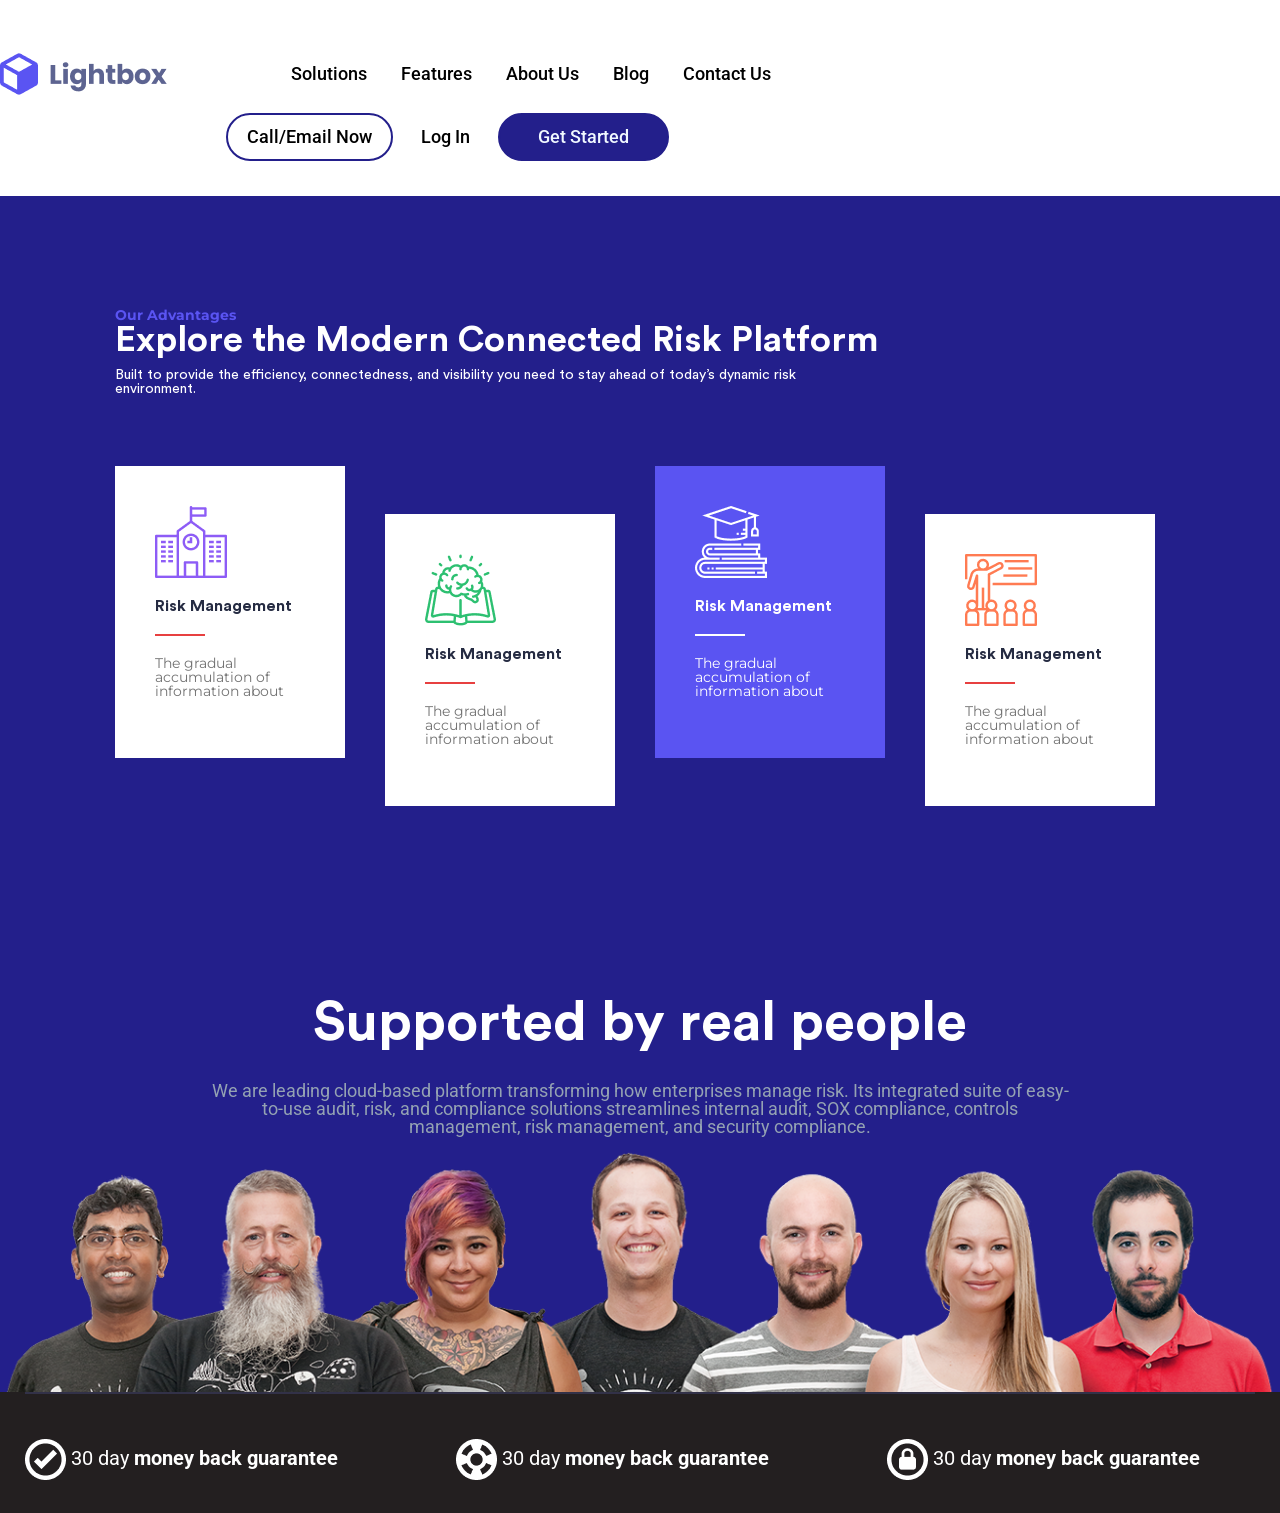
<file: lesson_5/index.html>
<!DOCTYPE html>
<html lang="en">

   <head>
      <meta charset="UTF-8">
      <meta name="viewport" content="width=device-width, initial-scale=1.0">
      <title>lesson5</title>
      <link
         href="https://fonts.googleapis.com/css?family=Roboto:regular,500,900"
         rel="stylesheet" />

      <link
         href="https://fonts.googleapis.com/css?family=Montserrat:regular,700"
         rel="stylesheet" />
      <link rel="stylesheet" href="css/reset.css">
      <link rel="stylesheet" href="css/style.css">
   </head>

   <body>
      <header>
         <div class="sidebar">
            <div class="header-warper">
               <a href="index.html">
                  <img class="logo" src="img/logo1.png"
                     alt="The photo shows the site's logo Lightbox">
               </a>
               <nav class="navigation">
                  <ul>
                     <li><a href="solution.html">Solutions</a></li>
                     <li><a href="features.html">Features</a></li>
                     <li><a href="about.html">About Us</a></li>
                     <li><a href="blog.html">Blog</a></li>
                     <li><a href="contact.html">Contact Us</a></li>
                  </ul>
               </nav>
               <div class="btn">
                  <a class="blockcall" href="contact.html">Call/Email Now</a>
                  <a class="login" href="index.html">Log In</a>
                  <a class="start" href="index.html">Get Started</a>
               </div>
            </div>
         </div>
      </header>

      <main>
         <div class="main-warper">
            <div class="row1">
               <h6>
                  Our Advantages
               </h6>
               <h2>Explore the Modern Connected Risk Platform</h2>
               <p>Built to provide the efficiency, connectedness, and visibility
                  you need to stay ahead of today’s dynamic risk <br>
                  environment.</p>
            </div>
            <div class="row2">
               <div class="card">
                  <img src="img/house.png" alt="house">
                  <h5>
                     Risk Management
                  </h5>
                  <div></div>
                  <p>The gradual
                     accumulation of
                     information about </p>
               </div>
               <div class="card down">
                  <img src="img/Idea.png" alt="house">
                  <h5>
                     Risk Management
                  </h5>
                  <div></div>
                  <p>The gradual
                     accumulation of
                     information about </p>
               </div>
               <div class="card color">
                  <img src="img/books.png" alt="house">
                  <h5>
                     Risk Management
                  </h5>
                  <div></div>
                  <p>The gradual
                     accumulation of
                     information about </p>
               </div>
               <div class="card down">
                  <img src="img/teacher.png" alt="house">
                  <h5>
                     Risk Management
                  </h5>
                  <div></div>
                  <p>The gradual
                     accumulation of
                     information about </p>
               </div>
            </div>
         </div>
      </main>
      <footer>
         <div class="footer-warper">
            <div class="background">
               <div class="peoplesection">
                  <h2>Supported by real people</h2>
                  <p>We are leading cloud-based platform transforming how
                     enterprises
                     manage risk. Its integrated suite of easy-to-use audit,
                     risk,
                     and
                     compliance solutions streamlines internal audit, SOX
                     compliance,
                     controls management, risk management, and security
                     compliance.
                  </p>
                  <img src="img/people.png" alt="people">
               </div>
            </div>
            <div class="footer-panel">
               <div class="line1"></div>
               <div class="garantysection">
                  <img src="img/garanty.png" alt="garanty">
                  <p class="regular">30 day</p>
                  <p class="bold">money back guarantee</p>
               </div>
               <div class="garantysection">
                  <img src="img/suport.png" alt="garanty">
                  <p class="regular">30 day</p>
                  <p class="bold">money back guarantee</p>
               </div>
               <div class="garantysection">
                  <img src="img/safe.png" alt="garanty">
                  <p class="regular">30 day</p>
                  <p class="bold">money back guarantee</p>
               </div>
            </div>
         </div>
      </footer>
   </body>

</html>
</file>
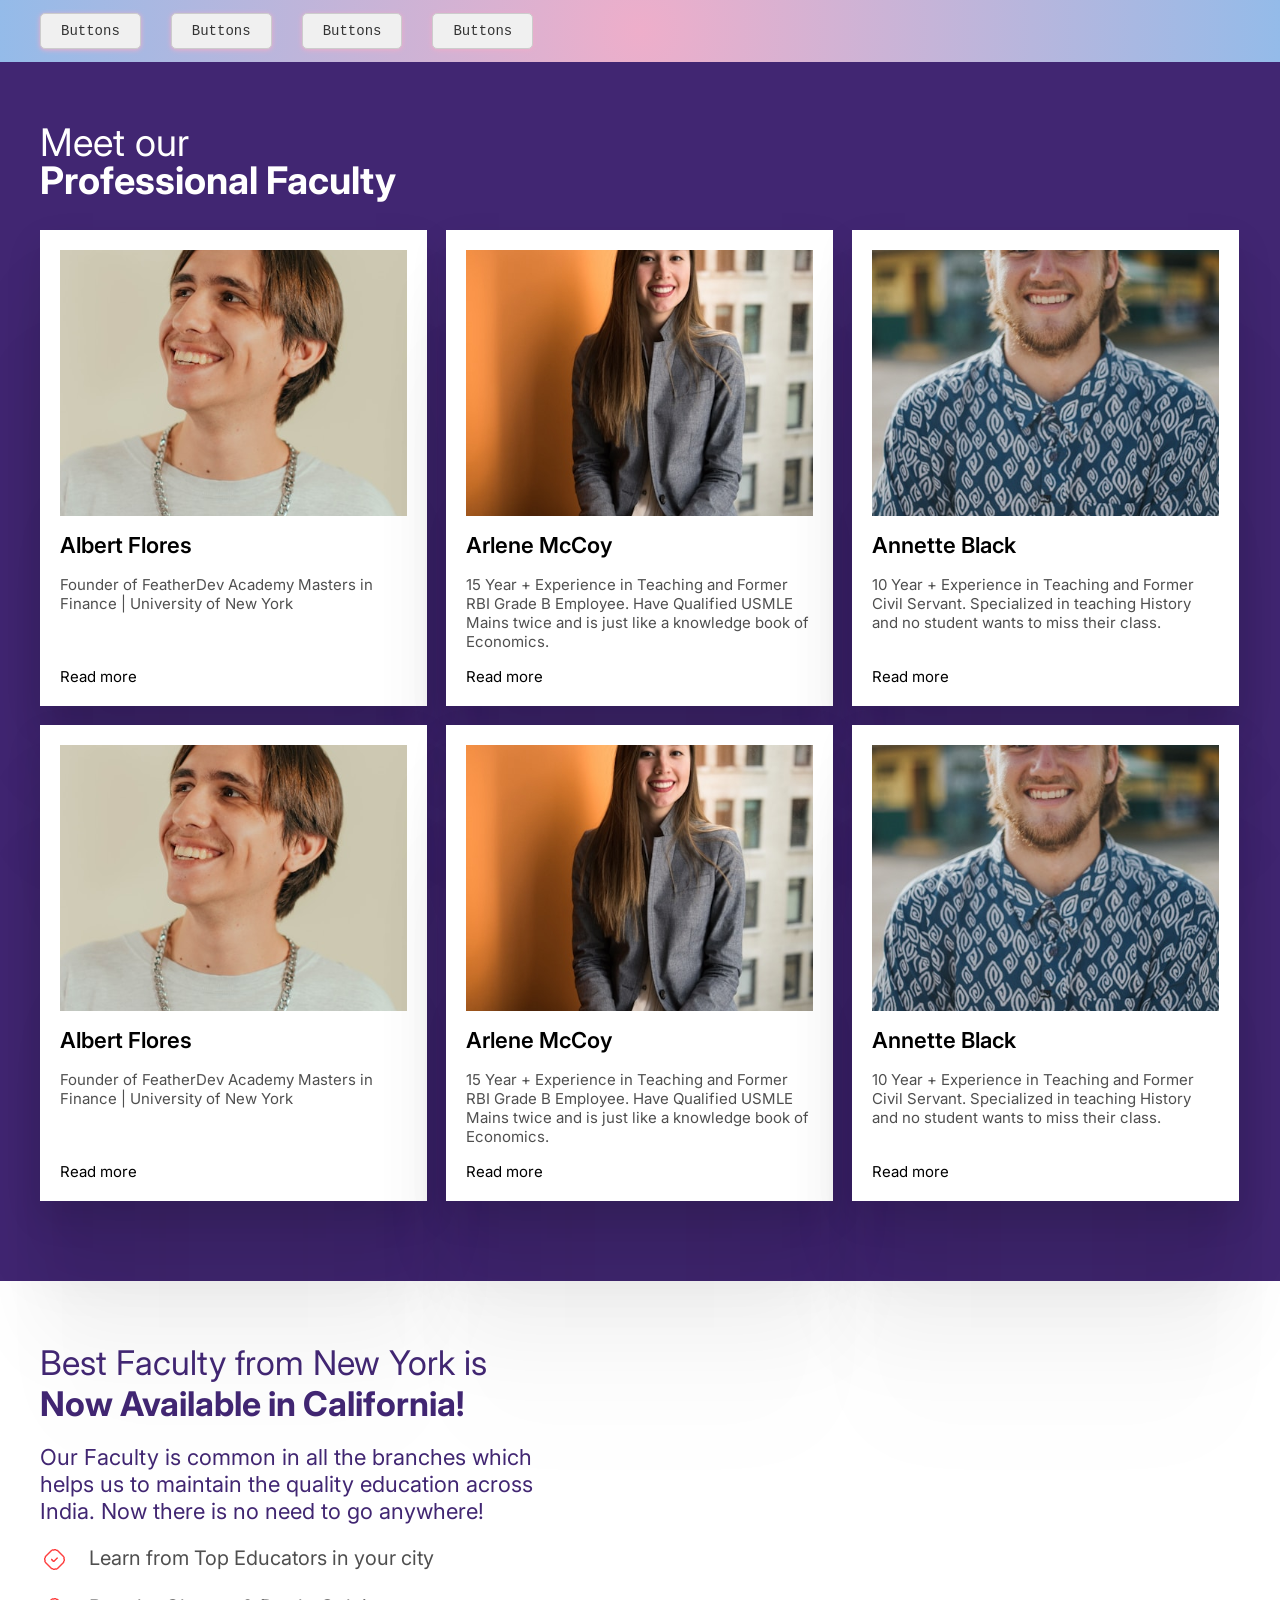
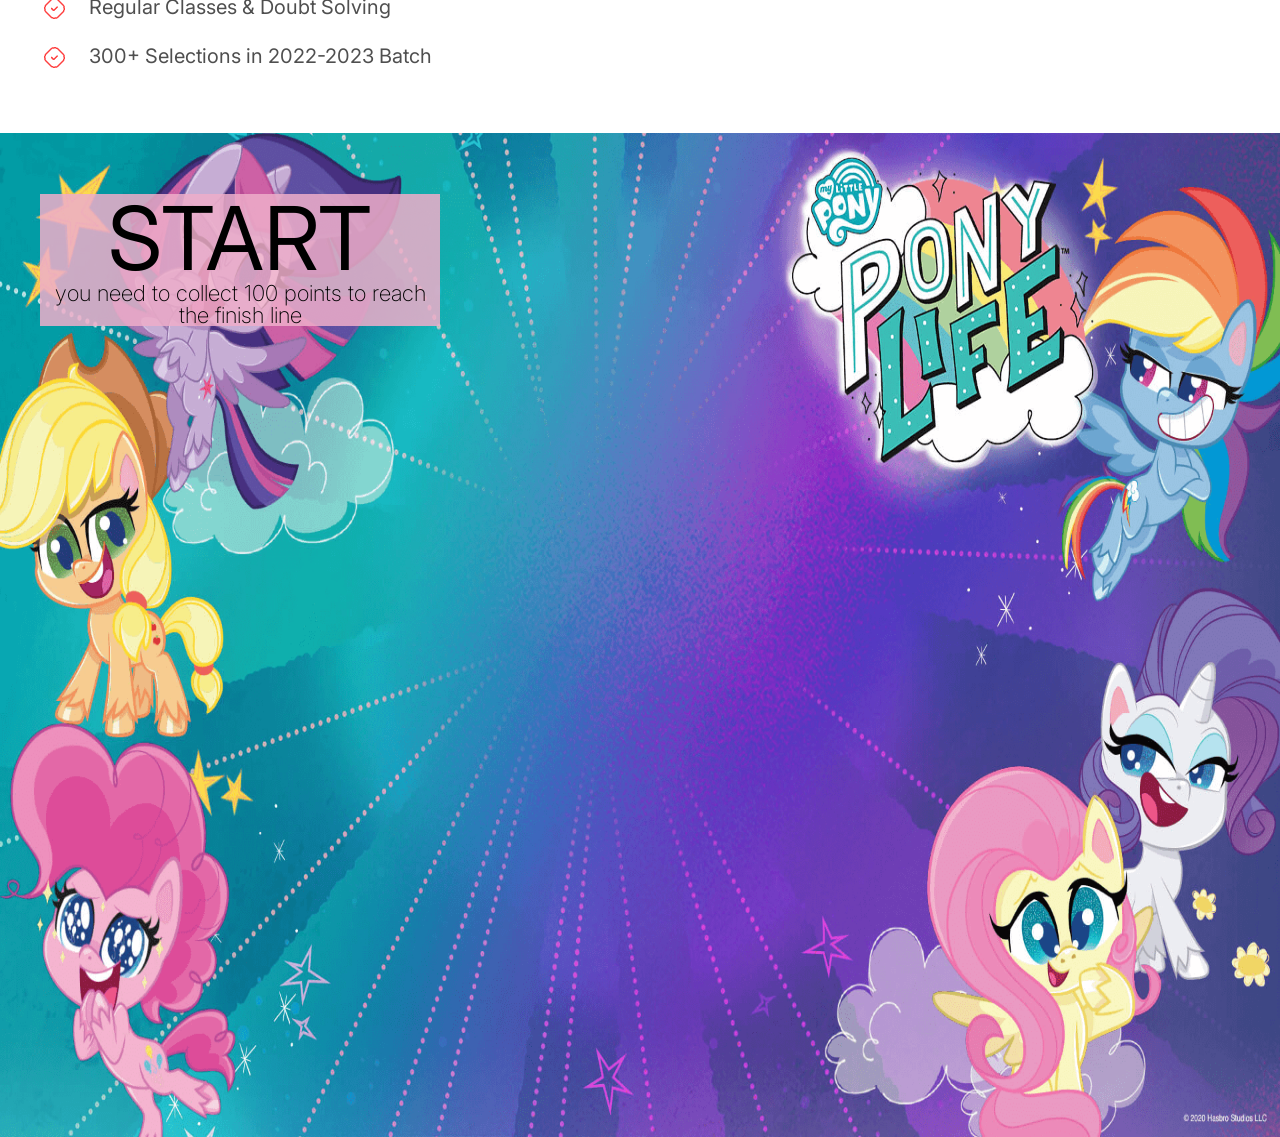
<file: lessons_07/index.html>
<!DOCTYPE html>
<html lang="en">

   <head>
      <meta charset="UTF-8">
      <meta name="viewport" content="width=device-width, initial-scale=1.0">
      <title>lessons07</title>
      <link
         href="https://fonts.googleapis.com/css?family=Inter:200,regular,600,700,"
         rel="stylesheet" />
      <link
         href="https://fonts.googleapis.com/css?family=Space+Mono:regular,italic,700,700italic"
         rel="stylesheet" />
      <link rel="stylesheet" href="css/reset.css">
      <link rel="stylesheet" href="css/style.css">
   </head>

   <body>
      <div class="wrapper">
         <header>
            <div class="layout">
               <div class="layout__container">
                  <ul class="layout__nav">
                     <li><a class="btn1" href="index.html">Buttons</a></li>
                     <li><a class="btn2" href="index.html">Buttons</a></li>
                     <li><a class="btn3" href="index.html">Buttons</a></li>
                     <li><a class="btn4" href="#btn5">Buttons</a></li>
                     <li id="btn5"><a class="btn5"
                           href="index.html">Buttons</a></li>
                  </ul>
               </div>
            </div>
         </header>
         <main>
            <div class="faculty">
               <div class="faculty__container">
                  <h1 class="faculty__title">
                     Meet our <br><span>Professional Faculty</span>
                  </h1>
                  <div class="faculty__professionals">
                     <div class="faculty__card">
                        <img src="img/face1.png" alt="face">
                        <h2>Albert Flores</h2>
                        <p>Founder of FeatherDev Academy
                           Masters in Finance | University of New York </p>
                        <a href="index.html">Read more</a>
                     </div>
                     <div class="faculty__card">
                        <img src="img/face2.png" alt="face">
                        <h2>Arlene McCoy</h2>
                        <p>15 Year + Experience in Teaching and Former RBI Grade
                           B Employee. Have Qualified USMLE Mains twice and is
                           just like a knowledge book of Economics.</p>
                        <a href="index.html">Read more</a>
                     </div>
                     <div class="faculty__card">
                        <img src="img/face3.png" alt="face">
                        <h2>Annette Black</h2>
                        <p>10 Year + Experience in Teaching and Former Civil
                           Servant. Specialized in teaching History and no
                           student wants to miss their class.</p>
                        <a href="index.html">Read more</a>
                     </div>
                     <div class="faculty__card">
                        <img src="img/face1.png" alt="face">
                        <h2>Albert Flores</h2>
                        <p>Founder of FeatherDev Academy
                           Masters in Finance | University of New York </p>
                        <a href="index.html">Read more</a>
                     </div>
                     <div class="faculty__card">
                        <img src="img/face2.png" alt="face">
                        <h2>Arlene McCoy</h2>
                        <p>15 Year + Experience in Teaching and Former RBI Grade
                           B Employee. Have Qualified USMLE Mains twice and is
                           just like a knowledge book of Economics.</p>
                        <a href="index.html">Read more</a>
                     </div>
                     <div class="faculty__card">
                        <img src="img/face3.png" alt="face">
                        <h2>Annette Black</h2>
                        <p>10 Year + Experience in Teaching and Former Civil
                           Servant. Specialized in teaching History and no
                           student wants to miss their class.</p>
                        <a href="index.html">Read more</a>
                     </div>
                  </div>
               </div>
            </div>
            <div class="best">
               <div class="best__container">
                  <div class="best__content">
                     <h2 class="best__content-title">
                        Best Faculty from New York is <br> <span>Now Available
                           in California!</span>
                     </h2>
                     <p>
                        Our Faculty is common in all the branches which helps us
                        to maintain the quality education across India. Now
                        there is no need to go anywhere!
                     </p>
                     <ul class="best__content-lists">
                        <li>Learn from Top Educators in your city</li>
                        <li>Regular Classes & Doubt Solving</li>
                        <li>300+ Selections in 2022-2023 Batch</li>
                     </ul>
                  </div>
               </div>
            </div>
            <div class="game">
               <div class="game__container">
                  <div class="game__content">
                     <div class="block-1">START <br><span>you need to collect
                           100 points to reach the finish line</span> </div>
                     <div class="block-2">10p</div>
                     <div class="block-3">10p</div>
                     <div class="block-4">20p</div>
                     <div class="block-5">1p
                        <div class="block-7">0p</div>
                     </div>
                     <div class="block-6">0p</div>
                     <div class="block-8">9p</div>
                     <div class="block-9">20p</div>
                     <div class="block-10">10p</div>
                     <div class="block-11">20p</div>
                     <div class="block-12">
                        YOU WON!!! <br><span>YOUR REWARD IS IN THE NEXT
                           ROOM</span>
                     </div>
                  </div>
               </div>
            </div>
         </main>
         <footer></footer>
      </div>
   </body>

</html>
</file>
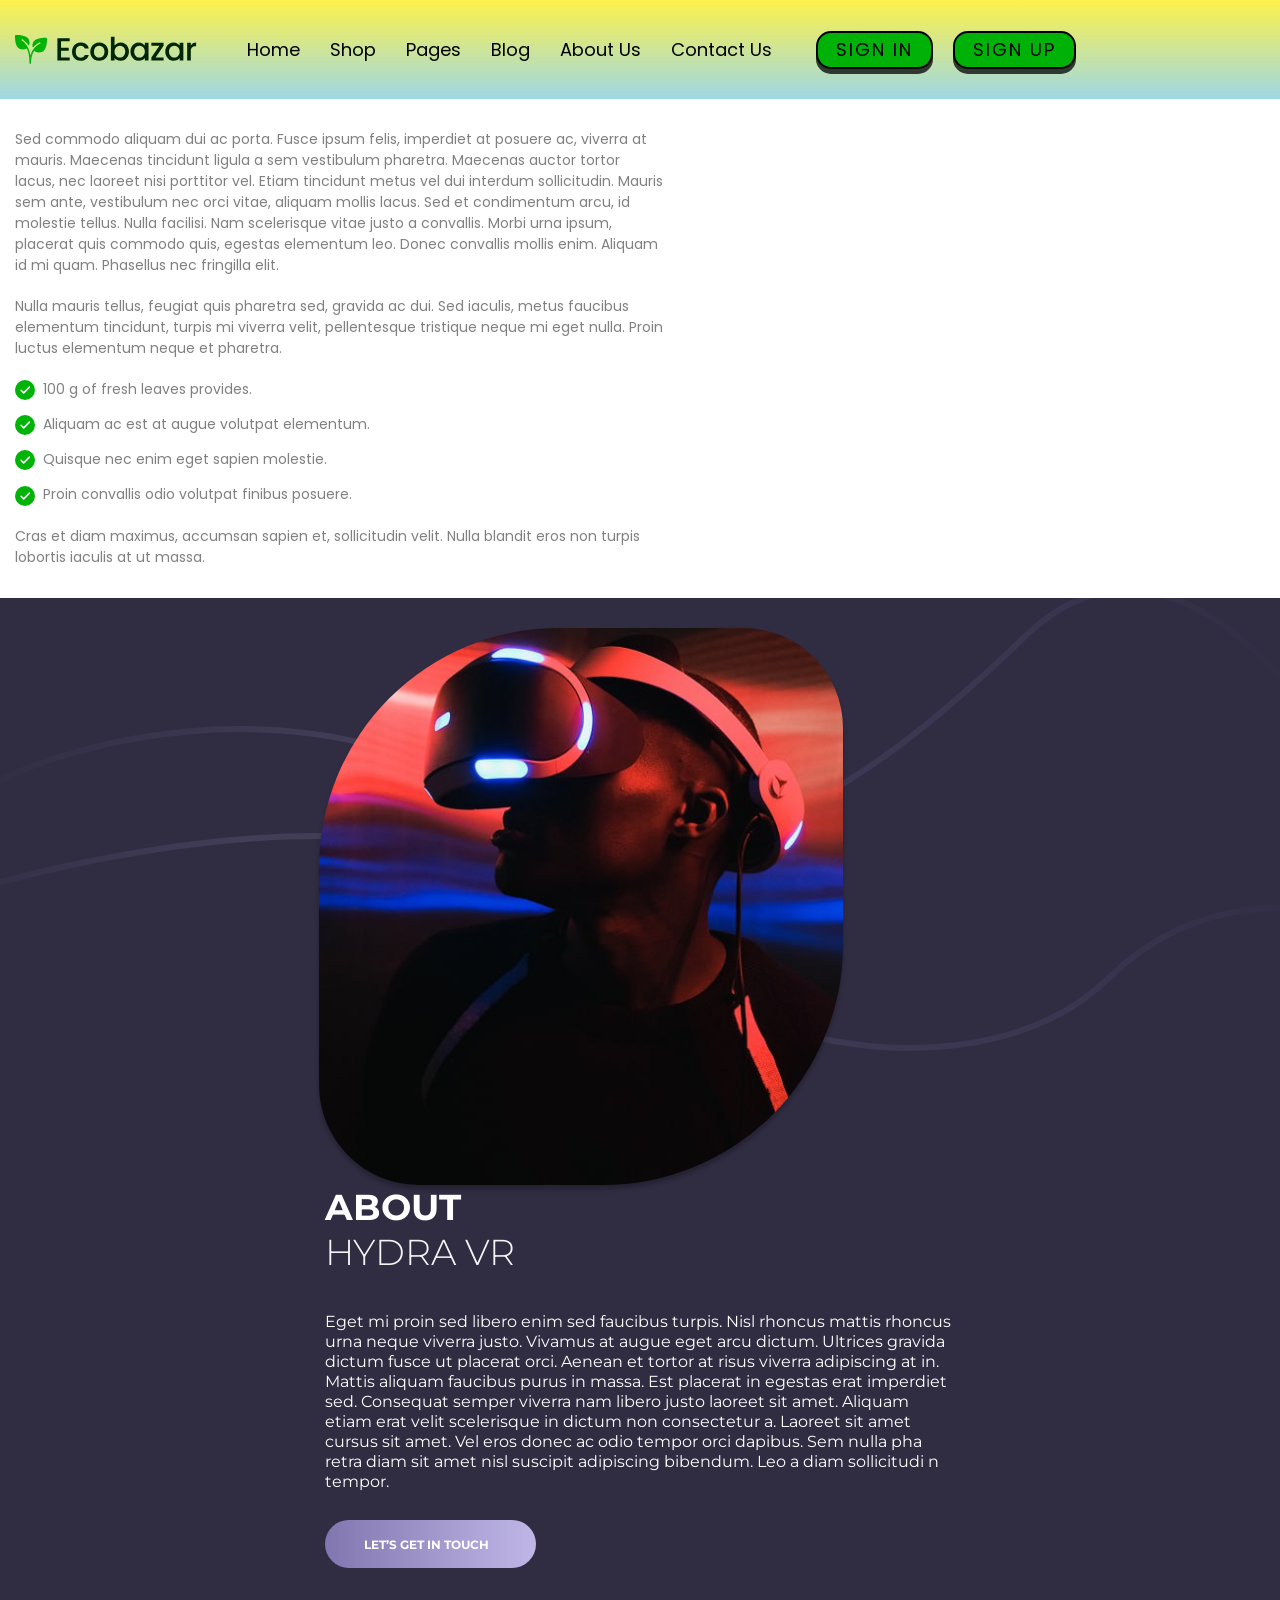
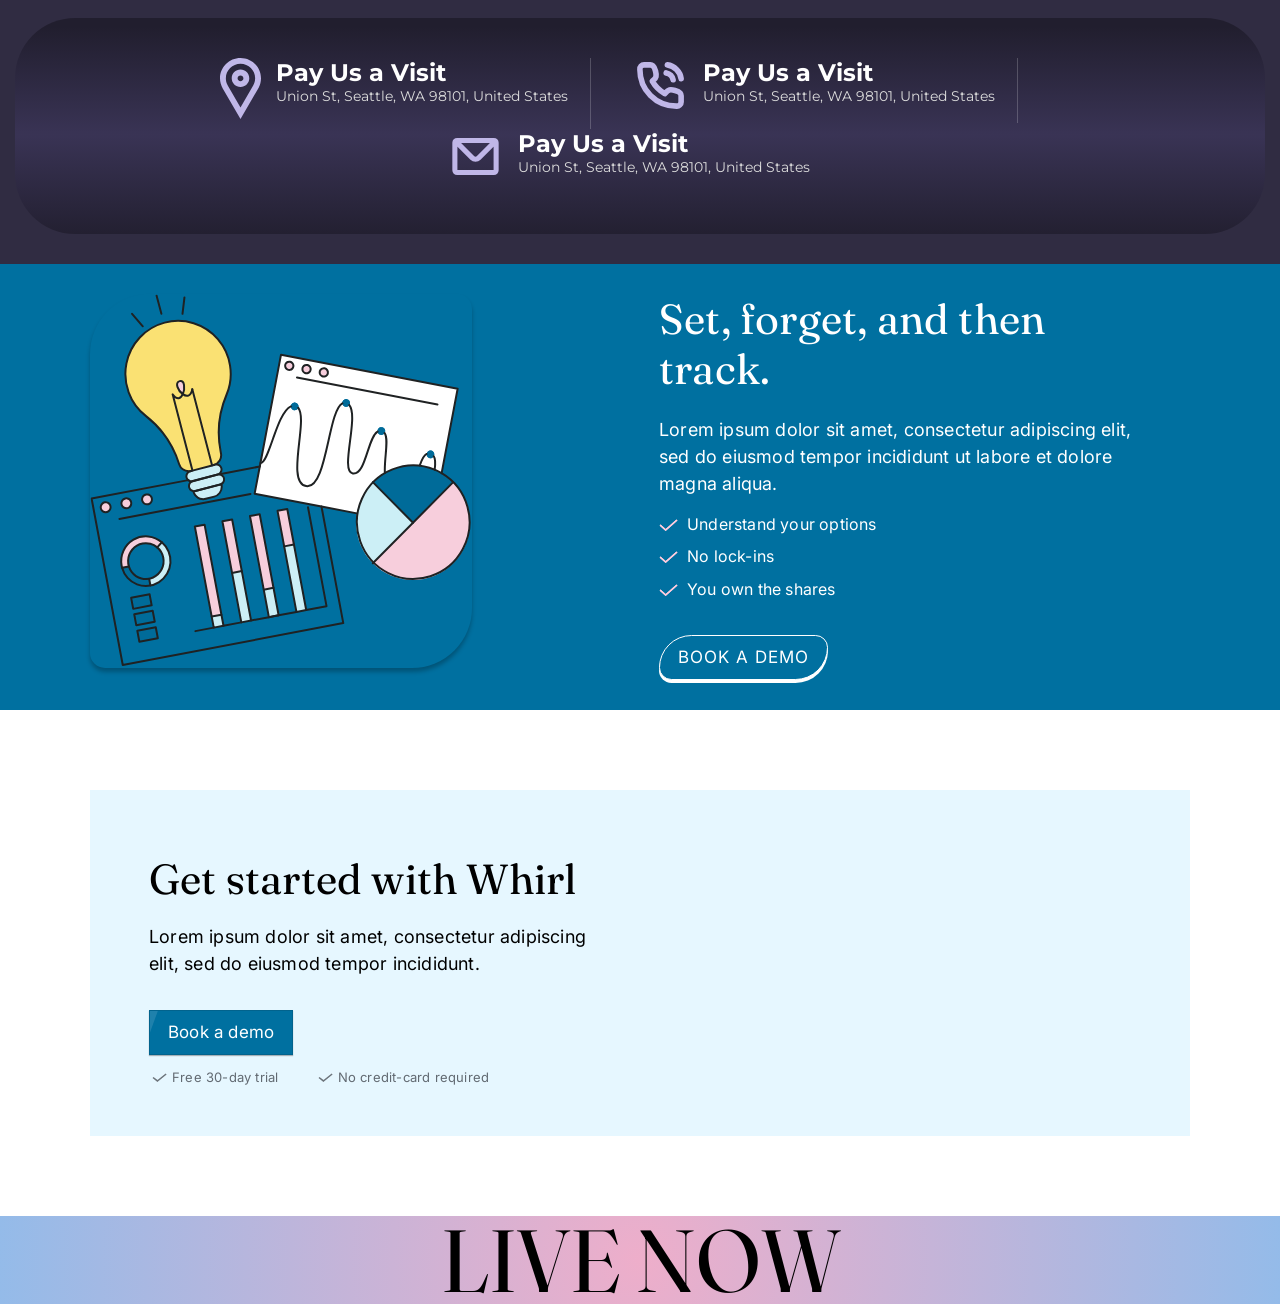
<file: lessons_6/index.html>
<!DOCTYPE html>
<html lang="en">

   <head>
      <meta charset="UTF-8">
      <meta name="viewport" content="width=device-width, initial-scale=1.0">
      <title>Lessons06</title>
      <link
         href="https://fonts.googleapis.com/css?family=Montserrat:300,regular,500,600,700,800,900"
         rel="stylesheet" />
      <link
         href="https://fonts.googleapis.com/css?family=Poppins:400,regular,500,900"
         rel="stylesheet" />
      <link href="https://fonts.googleapis.com/css?family=Fraunces:regular"
         rel="stylesheet" />
      <link href="https://fonts.googleapis.com/css?family=Inter:regular"
         rel="stylesheet" />
      <link rel="stylesheet" href="css/reset.css">
      <link rel="stylesheet" href="css/style.css">
   </head>

   <body>
      <div class="wrapper">
         <header>
            <div class="eco">
               <div class="eco__container">
                  <div class="eco__contents">
                     <div class="eco__logo">
                        <a href="index.html">
                           <img src="img/Logo.svg"
                              alt="Website logo ECOBAZAR">
                        </a>
                     </div>
                     <nav class="eco__navigation">
                        <ul>
                           <li><a href="index.html">Home</a></li>
                           <li><a href="index.html">Shop</a></li>
                           <li><a href="index.html">Pages</a></li>
                           <li><a href="index.html">Blog</a></li>
                           <li><a href="index.html">About Us</a></li>
                           <li><a href="index.html">Contact Us</a></li>
                        </ul>
                     </nav>
                     <div class="eco__buttons">
                        <a class="eco__button" href="index.html">Sign In</a>
                        <a class="eco__button" href="index.html">Sign Up</a>
                     </div>
                  </div>
               </div>
            </div>
         </header>
         <main>
            <div class="bazar">
               <div class="bazar__container">
                  <div class="bazar__contents">
                     <p>
                        Sed commodo aliquam dui ac porta. Fusce ipsum felis,
                        imperdiet at posuere ac, viverra at mauris. Maecenas
                        tincidunt ligula a sem vestibulum pharetra. Maecenas
                        auctor
                        tortor lacus, nec laoreet nisi porttitor vel. Etiam
                        tincidunt metus vel dui interdum sollicitudin. Mauris
                        sem
                        ante, vestibulum nec orci vitae, aliquam mollis
                        lacus.
                        Sed
                        et condimentum arcu, id molestie tellus. Nulla
                        facilisi.
                        Nam scelerisque vitae justo a convallis. Morbi urna
                        ipsum,
                        placerat quis commodo quis, egestas elementum leo.
                        Donec
                        convallis mollis enim. Aliquam id mi quam. Phasellus
                        nec
                        fringilla elit.
                     </p>
                     <p>
                        Nulla mauris tellus, feugiat quis pharetra sed,
                        gravida
                        ac
                        dui. Sed iaculis, metus faucibus elementum tincidunt,
                        turpis mi viverra velit, pellentesque tristique neque
                        mi
                        eget nulla. Proin luctus elementum neque et pharetra.
                     </p>
                     <div class="bazar__items">
                        <ul>
                           <li>100 g of fresh leaves provides.</li>
                           <li>Aliquam ac est at augue volutpat elementum.</li>
                           <li>Quisque nec enim eget sapien molestie.</li>
                           <li>Proin convallis odio volutpat finibus
                              posuere.</li>
                        </ul>
                     </div>
                     <p>Cras et diam maximus, accumsan
                        sapien et, sollicitudin
                        velit. Nulla blandit eros non turpis lobortis iaculis
                        at
                        ut massa. </p>
                  </div>
               </div>
            </div>
            <div class="hydra">
               <div class="hydra__container">
                  <div class="hydra__contents">
                     <img class="hydra__image" src="img/nigga.jpg" alt="nigga">
                     <div class="hydra__content">
                        <h2>ABOUT</h2>
                        <h3>HYDRA VR</h3>
                        <p>Eget mi proin sed libero enim sed faucibus turpis.
                           Nisl
                           rhoncus mattis rhoncus urna neque viverra justo.
                           Vivamus
                           at augue eget arcu dictum. Ultrices gravida dictum
                           fusce
                           ut placerat orci. Aenean et tortor at risus viverra
                           adipiscing at in. Mattis aliquam faucibus purus in
                           massa. Est placerat in egestas erat imperdiet sed.
                           Consequat semper viverra nam libero justo laoreet sit
                           amet. Aliquam etiam erat velit scelerisque in dictum
                           non
                           consectetur a. Laoreet sit amet cursus sit amet. Vel
                           eros donec ac odio tempor orci dapibus. Sem nulla pha
                           retra diam sit amet nisl suscipit adipiscing
                           bibendum.
                           Leo a diam sollicitudi n tempor.</p>
                        <a class="btn__link" href="index.html">LET’S GET IN
                           TOUCH</a>
                     </div>
                  </div>
                  <div class="hydra_informations">
                     <div class="hydra__info">
                        <img src="img/location.svg" alt="location">
                        <div class="hydra__text-info">
                           <h4>Pay Us a Visit</h4>
                           <p>Union St, Seattle, WA 98101, United States</p>
                        </div>
                     </div>
                     <div class="hydra__info">
                        <img src="img/call.svg" alt="location">
                        <div class="hydra__text-info">
                           <h4>Pay Us a Visit</h4>
                           <p>Union St, Seattle, WA 98101, United States</p>
                        </div>
                     </div>
                     <div class="hydra__info noline">
                        <img src="img/mail.svg" alt="location">
                        <div class="hydra__text-info">
                           <h4>Pay Us a Visit</h4>
                           <p>Union St, Seattle, WA 98101, United States</p>
                        </div>
                     </div>
                  </div>
               </div>
            </div>
            <div class="whirl__set">
               <div class="whirl__container">
                  <img class="whirl__img" src="img/lamp.svg" alt="lamp">
                  <div class="whirl__contents">
                     <div class="whirl__text">
                        <h2>Set, forget, and then track.</h2>
                        <p>Lorem ipsum dolor sit amet, consectetur adipiscing
                           elit,
                           sed do eiusmod tempor incididunt ut labore et dolore
                           magna aliqua.</p>
                     </div>
                     <ul class="whirl__list">
                        <li>Understand your options</li>
                        <li>No lock-ins</li>
                        <li>You own the shares</li>
                     </ul>
                     <a class="whirl__btn" href="index.html">Book a Demo</a>
                  </div>
               </div>
            </div>
            <div class="whirl__get">
               <div class="whirl__container">
                  <div class="whirl__content">
                     <div class="whirl__items">
                        <h3>Get started with Whirl</h3>
                        <p>Lorem ipsum dolor sit amet, consectetur adipiscing
                           elit,
                           sed do eiusmod tempor incididunt.</p>
                        <a href="index.html">Book a demo</a>
                        <ul>
                           <li>Free 30-day trial</li>
                           <li>No credit-card required</li>
                        </ul>
                     </div>
                  </div>
               </div>
            </div>
         </main>
         <footer class="footer">
            <p>LIVE NOW</p>
         </footer>
      </div>
   </body>

</html>
</file>
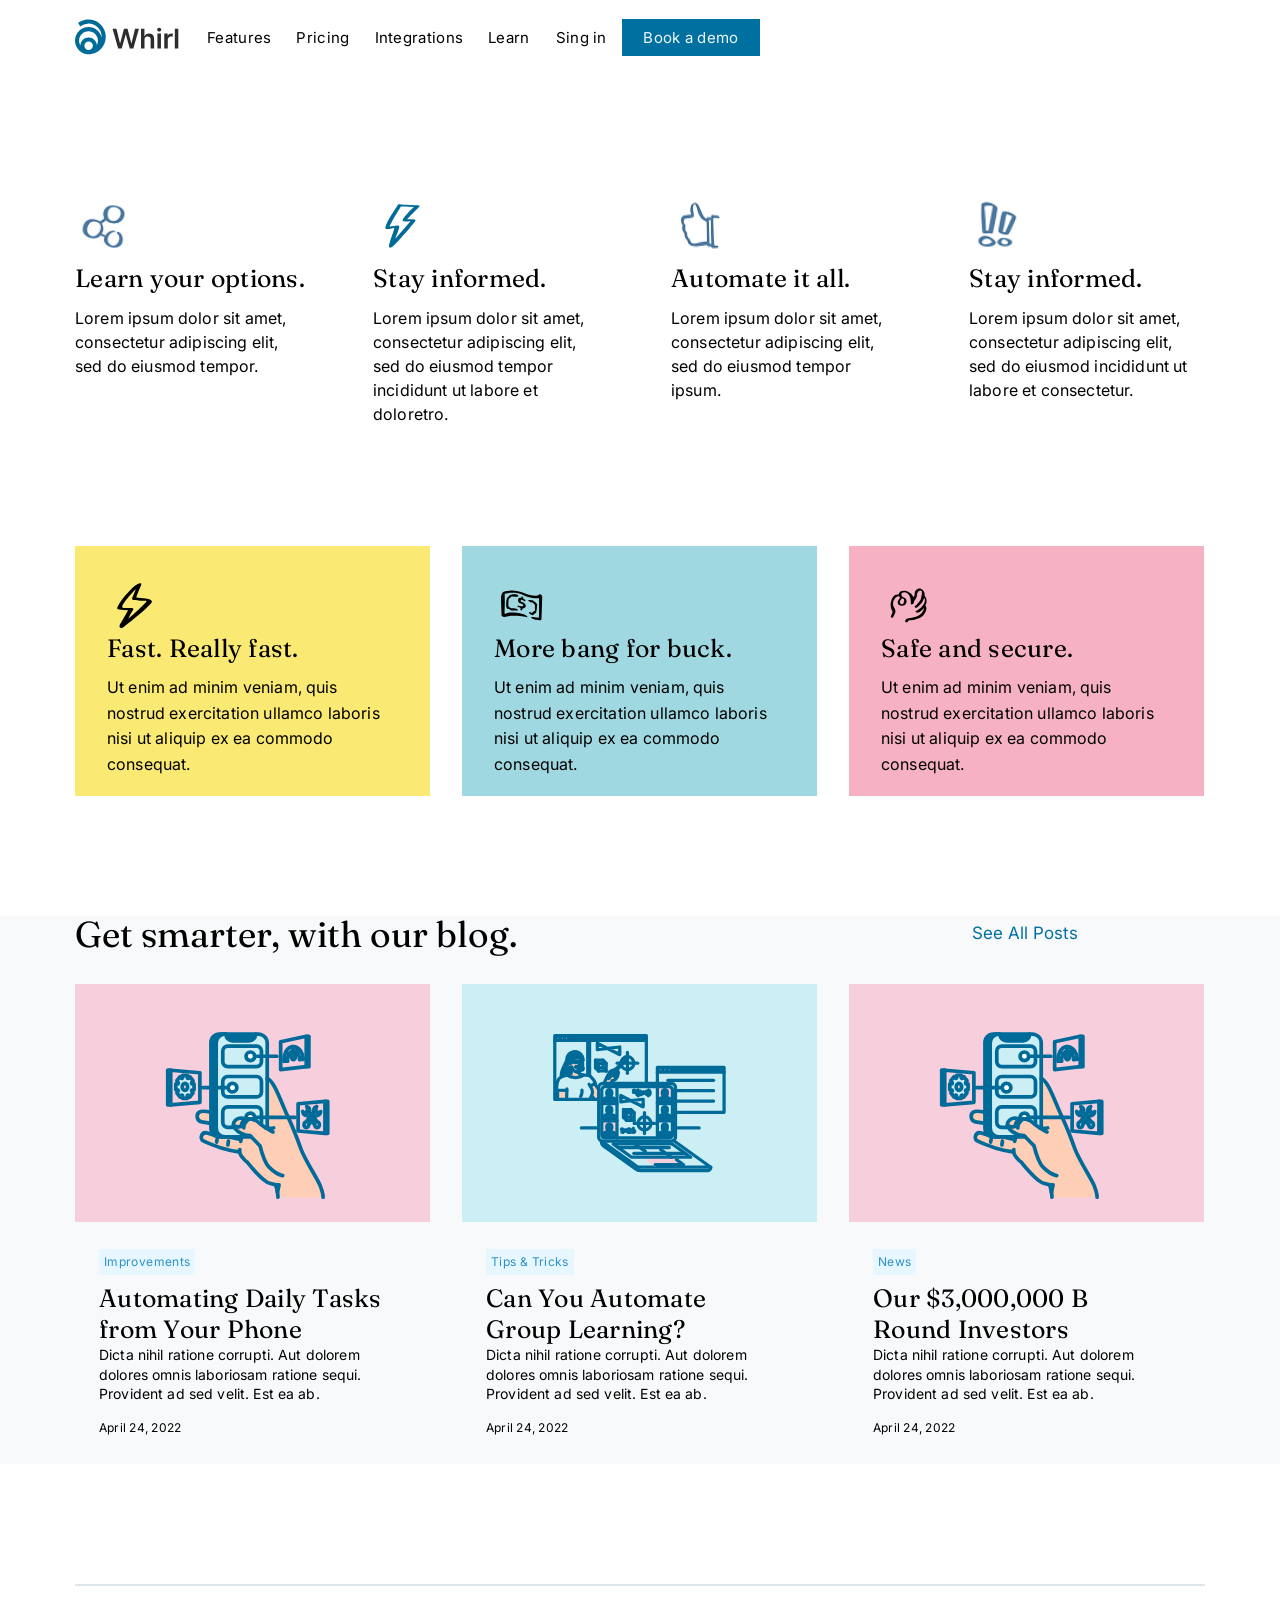
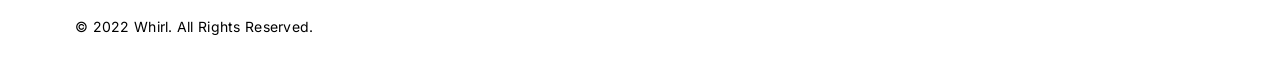
<file: whirl/index.html>
<!DOCTYPE html>
<html lang="zxx">

   <head>
      <meta charset="UTF-8">
      <meta name="viewport" content="width=device-width, initial-scale=1.0">
      <title>Whirl</title>
      <link rel="stylesheet" href="css/reset.css">
      <link
         href="https://fonts.googleapis.com/css?family=Inter:regular,500"
         rel="stylesheet" />
      <link href="https://fonts.googleapis.com/css?family=Fraunces:regular"
         rel="stylesheet" />
      <link rel="stylesheet" href="css/style.css">

   </head>

   <body>
      <header class="header">
         <div class="header__container">
            <div class="header__items">
               <div class="header__logo">
                  <a href="index.html">
                     <img src="img/logo.svg" alt="
            The picture shows the logo of the site, which has the name WHIRL, and the logo itself in the form of an approaching wave.">
                  </a>
               </div>
               <div class="header__navigation">
                  <nav>
                     <ul>
                        <li><a href="index.html">Features</a></li>
                        <li><a href="index.html">Pricing</a></li>
                        <li><a href="index.html">Integrations</a></li>
                        <li><a href="index.html">Learn</a></li>
                     </ul>
                  </nav>
               </div>
               <div class="header__btn">
                  <a class="sing" href="index.html">Sing in</a>
                  <a class="demo" href="index.html">Book a demo</a>
               </div>
            </div>
         </div>
      </header>
      <main>
         <div class="hero">
            <div class="hero__container">
               <div class="hero__items">
                  <div class="hero__title">
                     <h1>
                        Your tasks, automated.
                     </h1>
                     <p>
                        Lorem ipsum dolor sit amet, consectetur adipiscing elit,
                        sed
                        do eiusmod tempor incididunt ut labore et dolore magna
                        aliqua.
                     </p>
                  </div>
                  <div class="hero__card">
                     <div class="hero__item">
                        <img src="img/dots.png"
                           alt="The picture shows three points connected by lines">
                        <h5>Learn your options.</h5>
                        <p>Lorem ipsum dolor sit amet, consectetur adipiscing
                           elit,
                           sed do eiusmod tempor.</p>
                     </div>
                     <div class="hero__item">
                        <img src="img/light1.svg"
                           alt="The picture shows three points connected by lines">
                        <h5>Stay informed.</h5>
                        <p>Lorem ipsum dolor sit amet, consectetur adipiscing
                           elit,
                           sed do eiusmod tempor incididunt ut labore et
                           doloretro.</p>
                     </div>
                     <div class="hero__item">
                        <img src="img/finger1.png"
                           alt="The picture shows three points connected by lines">
                        <h5>Automate it all.</h5>
                        <p>Lorem ipsum dolor sit amet, consectetur adipiscing
                           elit,
                           sed do eiusmod tempor ipsum.</p>
                     </div>
                     <div class="hero__item">
                        <img src="img/wow.png"
                           alt="The picture shows three points connected by lines">
                        <h5>Stay informed.</h5>
                        <p>Lorem ipsum dolor sit amet, consectetur adipiscing
                           elit,
                           sed do eiusmod incididunt ut labore et
                           consectetur.</p>
                     </div>
                  </div>
               </div>
            </div>
         </div>
         <div class="gurantee">
            <div class="gurantee_container">
               <div class="gurantee_items">
                  <div class="gurantee_item yellow">
                     <img src="img/light.svg"
                        alt="The picture shows three points connected by lines">
                     <h5>Fast. Really fast.</h5>
                     <p>Ut enim ad minim veniam, quis nostrud exercitation
                        ullamco laboris nisi ut aliquip ex ea commodo
                        consequat.</p>
                  </div>
                  <div class="gurantee_item aqua">
                     <img src="img/money.svg"
                        alt="The picture shows three points connected by lines">
                     <h5>More bang for buck.</h5>
                     <p>Ut enim ad minim veniam, quis nostrud exercitation
                        ullamco laboris nisi ut aliquip ex ea commodo
                        consequat.</p>
                  </div>
                  <div class="gurantee_item pink">
                     <img src="img/fingers.svg"
                        alt="The picture shows three points connected by lines">
                     <h5>Safe and secure.</h5>
                     <p>Ut enim ad minim veniam, quis nostrud exercitation
                        ullamco laboris nisi ut aliquip ex ea commodo
                        consequat.</p>
                  </div>
               </div>
            </div>
         </div>
         <div class="blog">
            <div class="blog__container">
               <div class="blog__items">
                  <div class="blog__header">
                     <h2>Get smarter, with our blog.</h2>
                     <h4><a href="index.html">See All Posts</a></h4>
                  </div>
                  <div class="blog__item">
                     <img src="img/phone.svg" alt="phone">
                     <div class="blog__item-content">
                        <a class="blog__link"
                           href="index.html">Improvements</a>
                        <h5 class="blog__title">Automating Daily Tasks from Your
                           Phone</h5>
                        <p class="blog__text">Dicta nihil ratione corrupti. Aut
                           dolorem dolores
                           omnis
                           laboriosam ratione sequi. Provident ad sed velit. Est
                           ea
                           ab.</p>
                        <p class="blog__data">April 24, 2022</p>
                     </div>
                  </div>
                  <div class="blog__item">
                     <img src="img/laptop.svg" alt="phone">
                     <div class="blog__item-content">
                        <a class="blog__link" href="index.html">Tips &
                           Tricks</a>
                        <h5 class="blog__title">Can You Automate Group
                           Learning?</h5>
                        <p class="blog__text">Dicta nihil ratione corrupti. Aut
                           dolorem dolores
                           omnis
                           laboriosam ratione sequi. Provident ad sed velit. Est
                           ea
                           ab.</p>
                        <p class="blog__data">April 24, 2022</p>
                     </div>
                  </div>
                  <div class="blog__item">
                     <img src="img/phone.svg" alt="phone">
                     <div class="blog__item-content">
                        <a class="blog__link"
                           href="index.html">News</a>
                        <h5 class="blog__title">Our $3,000,000 B Round
                           Investors</h5>
                        <p class="blog__text">Dicta nihil ratione corrupti. Aut
                           dolorem dolores
                           omnis
                           laboriosam ratione sequi. Provident ad sed velit. Est
                           ea
                           ab.</p>
                        <p class="blog__data">April 24, 2022</p>
                     </div>
                  </div>
               </div>
            </div>
         </div>

      </main>
      <footer>
         <div></div>
         <p>© 2022 Whirl. All Rights Reserved.</p>
      </footer>
   </body>

</html>
</file>
<file: lesson_5/css/style.css>
@import url(fonts.css);

body {
   background-color: #231F8B;
}

header {
   font-family: "roboto", sans-serif;
   overflow: hidden;
}

.sidebar {
   background-color: #ffffff;
   font-size: 0px;
   overflow: hidden;
   padding: 35px 0px 35px 0px;
}

.logo a img {
   display: inline-block;
   vertical-align: middle;
   height: auto;
}

.header-warper {
   max-width: 1480px;
   margin: 0px auto;
}

.sidebar .logo {
   font-size: 33px;
   display: inline-block;
   vertical-align: middle;
   font-weight: 900;
   margin: 15px 0px 15px 0px;
   margin-right: 124px;

}

.navigation {
   display: inline-block;
   vertical-align: middle;
   font-size: 18px;
}

.navigation ul {
   margin: 0px;
   padding: 0px;
   font-size: 0px;
}

.navigation li {
   font-size: 18px;
   display: inline-block;
   vertical-align: middle;
   margin-right: 34px;
}

.navigation a {
   display: inline-block;
   font-size: 18px;
   font-weight: 500;
}

.navigation a:hover {
   color: #231F8B;
   transition: all 0.6s ease;
}

.btn {
   display: inline-block;
   vertical-align: middle;
}

.blockcall {
   border: #231F8B 2px solid;
   border-radius: 59px;
   display: inline-block;
   vertical-align: middle;
   font-size: 18px;
   font-weight: 500;
   margin-left: 226px;
   margin-right: 28px;
   padding: 13px 19px
}

.blockcall:hover {
   background-color: #231F8B;
   color: #ffffff;
   transition: all 0.6s ease;
}

.login {
   display: inline-block;
   vertical-align: middle;
   font-size: 18px;
   font-weight: 500;
   margin-right: 28px;
}

.login:hover {
   color: #231F8B;
   transition: all 0.6s ease;
}

.start {
   border: #231F8B 2px solid;
   border-radius: 59px;
   background-color: #231F8B;
   display: inline-block;
   vertical-align: middle;
   font-size: 18px;
   font-weight: 500;
   padding: 13px 38px;
   color: aliceblue;
}

.start:hover {
   background-color: #ffffff;
   color: #231F8B;
   transition: all 0.6s ease;
}

main {
   background-color: #231F8B;
}

.main-warper {
   max-width: 1050px;
   margin: 0px auto;
   font-size: 0px;
}

.row1 h6 {
   font-family: "montserrat", sans-serif;
   font-size: 14px;
   font-weight: 700;
   color: #5A54F2;
   padding: 112px 0px 0px 0px;
}

.row1 h2 {
   max-width: 765px;
   font-family: "CircularStd-Black", sans-serif;
   font-size: 36px;
   font-weight: 700;
   color: #ffffff;
}

.row1 p {
   max-width: 765px;
   font-family: "CircularStd-Book", sans-serif;
   font-size: 14px;
   font-weight: normal;
   color: #ffffff;
   margin: 10px 0px 0px 0px;
}

.row2 {
   margin: 70px -20px;
}

.card {
   background-color: #ffffff;
   max-width: 230px;
   margin: 0px 20px;
   padding: 40px 40px;
   display: inline-block;
   vertical-align: top;
}

.card h5 {
   font-family: "CircularStd-Black", sans-serif;
   font-size: 16px;
   font-weight: 700;
   color: #252B42;
   margin: 20px 0px;
}

.card div {
   max-width: 50px;
   border: #E74040 1px solid;
}

.card p {
   font-family: "Montserrat", sans-serif;
   font-size: 14px;
   font-weight: 400;
   color: #737373;
   margin: 20px 0px;
}

.down {
   margin-top: 48px;
}

.color {
   background-color: #5A54F2;
}

.color h5 {
   color: #ffffff;
}

.color div {
   max-width: 50px;
   border: #ffffff 1px solid;
}

.color p {
   color: #ffffff;
}

footer {
   background-color: #231F20;
}

.footer-warper {
   max-width: 1920px;
   margin: 0px auto;
}

.background {
   max-width: 1920px;
   background-color: #231F8B;
}

.peoplesection h2 {
   max-width: 1920px;
   font-family: "CircularStd-Black", sans-serif;
   font-size: 55px;
   font-weight: 700;
   color: #ffffff;
   margin-left: auto;
   margin-right: auto;
   text-align: center;
   margin-top: 190px;
   margin-bottom: 31px;
}

.peoplesection p {
   max-width: 864px;
   font-family: "Roboto", sans-serif;
   font-size: 18px;
   color: #94A2B3;
   text-align: center;
   margin-left: auto;
   margin-right: auto;
   margin-bottom: -30px;
}

.peoplesection img {
   display: block;
   margin-left: auto;
   margin-right: auto;
}

.line1 {
   max-width: 1480px;
   border: #323148 1px solid;
   margin: 0px auto;
}

.footer-panel {
   background-color: #231F20;
   max-width: 1230px;
   margin: 0px auto;
   font-size: 0px;
}

.garantysection {
   font-family: "Roboto", sans-serif;
   font-size: 20px;
   display: inline-block;
   max-width: 325px;
   margin: 45px 118px 0px 0px;
}

.garantysection:last-child {
   margin-right: 0;
}

.garantysection img {
   display: inline-block;
   vertical-align: middle;
   height: auto;
}

.regular {
   font-weight: 400;
   display: inline-block;
   color: #ffffff;
   margin-bottom: 45px;
}

.bold {
   font-weight: 700;
   display: inline-block;
   color: #ffffff;
}
</file>
<file: lessons_07/css/style.css>
.wrapper {
   min-height: 100%;
   overflow: hidden;
}

.layout {
   padding-top: 13px;
   padding-bottom: 13px;
   font-size: 0px;
   background: #EEAECA;
   background: radial-gradient(circle, rgb(238, 174, 202) 0%, rgba(148, 187, 233, 1) 100%);
}

.layout__container {
   max-width: 1230px;
   margin: 0 auto;
   padding-left: 15px;
   padding-right: 15px;
}

.layout__nav {
   font-family: "space-mono", monospace;
   font-size: 14px;
   display: inline-block;
   margin-right: 30px;
   font-size: 0px;
}

.layout__nav li {
   display: inline-block;
   margin-right: 30px;
}

.btn1 {
   background-color: #f0f0f0;
   border: 1px solid #ccc;
   padding: 10px 20px;
   color: #333;
   font-size: 14px;
   border-radius: 5px;
   box-shadow: 0px 1px 5px rgb(238, 174, 202);
}

.btn1:hover {
   background-color: #e0e0e0;
   border-color: #bbb;
   box-shadow: 0px 1px 1px 0px rgba(0, 0, 0, 0.2);
   color: #797979;
}

.btn2 {
   background-color: #f0f0f0;
   border: 1px solid #ccc;
   padding: 10px 20px;
   color: #333;
   font-size: 14px;
   border-radius: 5px;
   box-shadow: 0px 1px 5px rgb(238, 174, 202);
}

.btn2:active {
   background-color: #e0e0e0;
   border-color: #bbb;
   box-shadow: 0px 1px 1px 0px rgba(0, 0, 0, 0.2);
   color: #797979;
}

.btn3 {
   background-color: #f0f0f0;
   border: 1px solid #ccc;
   padding: 10px 20px;
   color: #333;
   font-size: 14px;
   border-radius: 5px;
   box-shadow: 0px 1px 5px rgb(238, 174, 202);
}

.btn3:focus {
   background-color: #e0e0e0;
   border-color: #bbb;
   box-shadow: 0px 1px 1px 0px rgba(0, 0, 0, 0.2);
   color: #797979;
   outline: 3px solid red;
}

.btn4 {
   background-color: #f0f0f0;
   border: 1px solid #ccc;
   padding: 10px 20px;
   color: #333;
   font-size: 14px;
   border-radius: 5px;
   box-shadow: 0px 1px 5px rgb(238, 174, 202);
}

#btn5 {
   display: none;
}

#btn5:target {
   display: inline-block;
}

.btn5 {
   background-color: #f0f0f0;
   border: 1px solid #ccc;
   padding: 10px 20px;
   color: #333;
   font-size: 14px;
   border-radius: 5px;
   box-shadow: 0px 1px 5px rgb(238, 174, 202);
}

.btn5:hover {
   background-color: #e0e0e0;
   border-color: #bbb;
   box-shadow: 0px 1px 1px 0px rgba(0, 0, 0, 0.2);
   color: #797979;
}

.faculty {
   background-color: #412672;
   padding-top: 61px;
   padding-bottom: 61px;
   font-size: 0px;
}

.faculty__container {
   max-width: 1230px;
   margin: 0 auto;
   padding-left: 15px;
   padding-right: 15px;
}

.faculty__title {
   font-family: "inter", sans-serif;
   font-size: 38px;
   color: white;
   margin-bottom: 31px;
}

.faculty__title span {
   font-weight: 700;
}

.faculty__card {
   max-width: 387px;
   width: 100%;
   padding: 20px;
   background-color: white;
   display: inline-block;
   vertical-align: top;
   margin-right: 19px;
   margin-bottom: 19px;
   transition: background-color 0.3s ease-in-out;
   box-shadow: 0px 384px 108px 0px rgba(0, 0, 0, 0.00), 0px 246px 98px 0px rgba(0, 0, 0, 0.01), 0px 138px 83px 0px rgba(0, 0, 0, 0.05), 0px 62px 62px 0px rgba(0, 0, 0, 0.09), 0px 15px 34px 0px rgba(0, 0, 0, 0.10);
}

.faculty__card:hover {
   background-color: rgb(255, 190, 72);
}

.faculty__card:nth-child(3n) {
   margin-right: 0;

}

.faculty__card img {
   max-width: 347px;
   max-height: 266px;
   width: 100%;
   margin-bottom: 16px;
   display: block;
}

.faculty__card h2 {
   font-family: "inter", sans-serif;
   font-size: 22px;
   font-weight: 600;
   line-height: 27px;
   text-align: left;
   margin-bottom: 16px;
}

.faculty__card p {
   color: rgb(79, 79, 79);
   font-family: "Inter", sans-serif;
   font-size: 15px;
   line-height: 19px;
   text-align: left;
   margin-bottom: 16px;
   min-height: 76px;
}

.faculty__card a {
   font-family: "Inter", sans-serif;
   font-size: 15px;
   line-height: 19px;
   text-align: left;

   transition:
      color 0.2s ease,
      transform 0.1s ease,
      opacity 0.1s ease;
}

.faculty__card a:hover {
   color: red;
}

.faculty__card a:active {
   transform: translateY(1px);
}

.best {
   padding-top: 61px;
   padding-bottom: 61px;
   font-size: 0px;
}

.best__container {
   max-width: 1230px;
   margin: 0 auto;
   padding-left: 15px;
   padding-right: 15px;
}

.best__content-title {
   font-family: "inter", sans-serif;
   font-size: 34px;
   color: rgb(65, 38, 114);
   line-height: 41px;
}


.best__content :not(:last-child) {
   margin-bottom: 20px;
}

.best__content-title span {
   font-weight: 700;
}

.best__content p {
   color: rgb(65, 38, 114);
   font-family: "Inter", sans-serif;
   font-size: 22px;
   line-height: 27px;
   max-width: 518px;
}

.best__content-lists {
   max-width: 505px;
   color: rgb(79, 79, 79);
   font-family: "Inter", sans-serif;
   font-size: 20px;
   padding-left: 47px;
}

.best__content-lists li::before {
   content: "";
   background: url(../img/yes.png) 0 0 no-repeat;
   width: 29px;
   height: 29px;
   display: inline-block;
   margin-right: 20px;
   vertical-align: middle;
   transition: all 0.8s ease 0s;
   margin-left: -47px;
}

.best__content-lists li:hover:before {
   transform: scale(1.5);
}

.game {
   padding-top: 61px;
   padding-bottom: 61px;
   font-size: 0px;
   background: url(../img/pony.png) 0 0 no-repeat;
   background-size: cover;
   background-size: 100% 100%;
}

.game__container {
   max-width: 1230px;
   margin: 0 auto;
   padding-left: 15px;
   padding-right: 15px;
}

.block-1 {
   font-family: "inter", sans-serif;
   font-size: 88px;
   background-color: rgba(238, 174, 202, 0.855);
   width: 400px;
   display: block;
   text-align: center;
}

.block-1 span {
   font-weight: 200;
   font-size: 22px;
   display: block;
}



.block-2 {
   width: 25px;
   height: 133px;
   font-family: "inter", sans-serif;
   font-size: 15px;
   background-color: rgba(238, 174, 202, 0.855);
   display: block;
   margin-left: 190px;
   text-align: center;
   padding-top: 50px;
}

.block-3 {
   font-family: "inter", sans-serif;
   font-size: 15px;
   background-color: rgba(238, 174, 202, 0.855);
   width: 233px;
   height: 25px;
   margin-left: 190px;
   display: block;
   text-align: center;
}

.block-4 {
   font-family: "inter", sans-serif;
   font-size: 15px;
   background-color: rgba(238, 174, 202, 0.855);
   width: 27px;
   height: 150px;
   margin-left: 396px;
   display: block;
   text-align: center;
   padding-top: 75px;
}

.block-5 {
   font-family: "inter", sans-serif;
   font-size: 15px;
   background-color: rgba(238, 174, 202, 0.855);
   width: 233px;
   height: 25px;
   margin-left: 296px;
   display: block;
   text-align: center;
}

.block-6 {
   font-family: "inter", sans-serif;
   font-size: 15px;
   background-color: rgba(238, 174, 202, 0.855);
   width: 27px;
   height: 120px;
   margin-left: 296px;
   display: block;
   text-align: center;
   padding-top: 57px;
}

.block-7 {
   font-family: "inter", sans-serif;
   font-size: 15px;
   background-color: rgba(238, 174, 202, 0.855);
   width: 27px;
   height: 233px;
   margin-left: 206px;
   display: block;
   text-align: center;
   padding-top: 122px;
}

.block-8 {
   font-family: "inter", sans-serif;
   font-size: 15px;
   background-color: rgba(238, 174, 202, 0.855);
   width: 100px;
   height: 27px;
   margin-left: 223px;
   display: block;
   text-align: center;

}

.block-9 {
   font-family: "inter", sans-serif;
   font-size: 15px;
   background-color: rgba(238, 174, 202, 0.855);
   width: 27px;
   height: 70px;
   margin-left: 223px;
   display: block;
   text-align: center;
   padding-top: 33px;
}

.block-10 {
   font-family: "inter", sans-serif;
   font-size: 15px;
   background-color: rgba(238, 174, 202, 0.855);
   width: 233px;
   height: 25px;
   margin-left: 223px;
   display: block;
   text-align: center;
}


.block-11 {
   font-family: "inter", sans-serif;
   font-size: 15px;
   background-color: rgba(238, 174, 202, 0.855);
   width: 27px;
   height: 100px;
   margin-left: 429px;
   display: block;
   text-align: center;
   padding-top: 47px;
}

.block-12 {
   font-family: "inter", sans-serif;
   font-size: 15px;
   background-color: rgba(238, 174, 202, 0.855);
   width: 233px;
   height: 75px;
   margin-left: 323px;
   display: block;
   text-align: center;
   padding-top: 13px;
}

[class*="block-"]:hover {
   background-color: rgb(41, 227, 252);
   cursor: crosshair;
}

[class*="block-"]:not(.block-1) {
   visibility: hidden;
}

.game__content>*:hover {
   visibility: visible;
}

.game__content>*:hover+* {
   visibility: visible;
}

.block-5:hover .block-7 {
   visibility: visible;
}
</file>
<file: lessons_6/css/style.css>
.wrapper {
   min-height: 100%;
   overflow: hidden;
}

.eco__container {
   max-width: 1350px;
   margin: 0 auto;
   padding-left: 15px;
   padding-right: 15px;
}

.eco {
   font-family: "Poppins", sans-serif;
   background: #22a5c3;
   background: linear-gradient(0deg, rgba(34, 165, 195, 0.44) 0%, rgba(253, 239, 45, 0.86) 100%);
   padding: 30px 0px;
}

.eco__contents>* {
   display: inline-block;
   vertical-align: middle;
   font-size: 18px;
}

.eco__logo {
   max-width: 183px;
   width: 100%;
   height: auto;
   margin-right: 45px;
   display: inline-block;
}

.eco__navigation {
   font-size: 0px;
   display: inline-block;
}

.eco__navigation li:hover {
   color: #c3a622;
   scale: 1.2;
}

.eco__navigation li {
   font-size: 18px;
   display: inline-block;
}

.eco__navigation li:not(:last-child) {
   margin-right: 30px;
}

.eco__navigation li:last-child {
   margin-right: 40px;
}

.eco__button {
   margin-right: 15px;
   border: solid 2px;
   padding: 8px 18px;
   background-color: #00B207;
   border-radius: 15px;
   text-transform: uppercase;
   letter-spacing: 2px;
   box-shadow: 0 5px 0 rgba(0, 0, 0, 0.747);


   transition: all 0.3s;
   position: relative;
   top: 0px;
}

.eco__button:hover {
   top: 3px;
   box-shadow: 0px 2px 0px 0px;
}

.bazar {
   font-family: "Poppins", sans-serif;
   font-size: 0px;
   padding: 30px 0px;
}

.bazar__container {
   max-width: 1350px;
   margin: 0 auto;
   padding-left: 15px;
   padding-right: 15px;
}

.bazar__contents {
   max-width: 648px;
}

.bazar__contents p {
   font-size: 14px;
   color: Gray;
   line-height: 150%;
}

.bazar__items {
   font-size: 14px;
   color: Gray;
   line-height: 150%;
   padding-left: 30px;
}

.bazar__items ul :not(:last-child) {
   margin-bottom: 14px;
}

.bazar__items li::before {
   content: "";
   background: url(../img/Check.svg) 0 0 no-repeat;
   width: 20px;
   height: 20px;
   display: inline-block;
   vertical-align: middle;
   padding-left: 28px;
   transition: all 0.8s ease 0.3s;
   margin-left: -30px;
}

.bazar__items li:hover::before {
   transform: scale(1.2);
}

.bazar__contents>*:not(:last-child) {
   margin-bottom: 20px;
}


.hydra {
   padding: 30px 0px;
   background-color: rgb(48, 44, 66);
   background-image:
      url("../img/line7.svg"),
      url("../img/line8.svg");
   background-repeat: no-repeat, no-repeat;
   background-position: center -11px, center 235px;
}

.hydra__container {
   max-width: 1470px;
   margin: 0 auto;
   padding-left: 15px;
   padding-right: 15px;
   text-align: center;
}

.hydra__contents {
   font-size: 0px;
   text-align: center;
   margin-bottom: 50px;
}

.hydra__contents h2 {
   font-size: 36px;
   font-weight: 700;
   line-height: 44px;
   margin-bottom: 5px;
}

.hydra__contents h3 {
   font-size: 36px;
   font-weight: 300;
   color: rgba(255, 255, 255, 0.95);
   margin-bottom: 42px;
}

.hydra__contents p {
   font-size: 16px;
   font-weight: 400;
   line-height: 20px;
   text-align: left;
   margin-bottom: 28px;
}

.btn__link {
   font-size: 12px;
   font-weight: 700;
   line-height: 15px;
   text-align: left;
   border-radius: 40px;
   background: linear-gradient(90.00deg, rgb(129, 118, 175), rgb(192, 183, 232) 100%);
   padding: 17px 47px 16px 39px;
}

.btn__link:hover {
   background: linear-gradient(90.00deg, rgb(129, 118, 175), rgb(192, 183, 232) 100%);
   box-shadow: 0px 4px 4px rgba(0, 0, 0, 0.25);
   transform: scale(1.05);
   transition: all 0.3s;
}

.hydra__image {
   max-width: 524px;
   height: 557px;
   width: 100%;
   border-radius: 240px 100px;
   display: inline-block;
   vertical-align: top;
   margin-right: 118px;
   box-shadow: 0px 4px 4px 0px rgba(0, 0, 0, 0.25);
}

.hydra__image:hover {
   transform: scale(1.05);
}

.hydra__content {
   font-family: "Montserrat", sans-serif;
   color: #ffffff;
   max-width: 630px;
   display: inline-block;
   vertical-align: top;
   text-align: left;
}

.hydra_informations {
   max-width: 1272px;
   margin: 0 auto;
   background: radial-gradient(2901.00% 50.16% at 50% 54%, rgba(58, 52, 86, 0.95), rgb(33, 30, 46) 100%);
   padding: 40px 20px;
   border-radius: 60px;
   font-family: "Montserrat", sans-serif;
   font-size: 0px;
}

.hydra__info {
   display: inline-block;
   vertical-align: top;
   color: white;
   text-align: left;
   border-right: 1px solid rgba(255, 255, 255, 0.2);
   margin-right: 42px;
   padding-right: 22px;
}

.hydra__info img {
   margin-bottom: 10px;
   display: inline-block;
   vertical-align: top;
   max-width: 55px;
   max-width: 55px;
   margin-right: 15px;
}

.hydra__info h4 {
   font-size: 24px;
   font-weight: 700;
   line-height: 29px;
}

.hydra__info p {
   font-size: 14px;
   line-height: 1.4;
   color: #dcdcdc;

}

.hydra__text-info {
   display: inline-block;
   vertical-align: top;
   max-width: 304px;
}

.noline {
   border-right: none;
   margin-right: 0;
}

.hydra__info:last-child {
   margin-right: 0px;
}

.whirl__set {
   font-size: 0px;
   background: #0070A0;
   padding: 30px 0px;
}

.whirl__container {
   max-width: 1160px;
   margin: 0 auto;
   padding-left: 15px;
   padding-right: 15px;
}

.whirl__contents {
   display: inline-block;
   max-width: 501px;
}

.whirl__img {
   max-width: 382px;
   height: 374px;
   border-radius: 60px 15px;
   display: inline-block;
   vertical-align: top;
   margin-right: 187px;
   box-shadow: 0px 4px 4px 0px rgba(0, 0, 0, 0.25);
}

.whirl__img:hover {
   transform: scale(1.05);
}

.whirl__text h2 {
   font-family: "Fraunces", sans-serif;
   font-size: 42px;
   font-weight: 400;
   line-height: 50.4px;
   letter-spacing: 0.2px;
   text-align: left;
   display: inline-block;
   margin-bottom: 21px;
   color: white;
}

.whirl__text p {
   font-family: "inter", sans-serif;
   font-size: 18px;
   font-weight: 400;
   line-height: 27px;
   letter-spacing: 0.2px;
   text-align: left;
   color: white;
   margin-bottom: 17px;
}

.whirl__list {
   font-family: "inter", sans-serif;
   font-size: 16px;
   line-height: 21.6px;
   letter-spacing: 0.2px;
   text-align: left;
   color: white;
   margin-bottom: 35px;
}

.whirl__list li {
   background: url(../img/yus.svg) 0 0 no-repeat;
   padding-left: 28px;
   margin-bottom: 11px;
}

.whirl__btn {
   font-family: "inter", sans-serif;
   font-size: 17px;
   line-height: 27px;
   letter-spacing: 0.2px;
   text-align: center;
   color: white;


   margin-right: 15px;
   border: solid 1px;
   padding: 8px 18px;
   background-color: rgb(0, 112, 160);
   border-radius: 55px 21px;
   text-transform: uppercase;
   letter-spacing: 1px;
   box-shadow: 0px 3px 0px 0px;


   transition: all 0.3s;
   position: relative;
   top: 0px;
}

.whirl__btn:hover {
   top: 3px;
   box-shadow: 1px 0px 0px;
}

.whirl__get {
   padding: 80px 0px;
}

.whirl__container {
   margin: 0 auto;
   padding-left: 15px;
   padding-right: 15px;
   max-width: 1130px;
}

.whirl__content {
   background-color: #E6F7FF;
}

.whirl__content:hover {
   scale: 1.02;
}

.whirl__items {
   max-width: 508px;
   padding: 64px 0px 48px 59px;
   font-size: 0px;
}

.whirl__items h3 {
   font-family: "Fraunces", sans-serif;
   font-size: 42px;
   font-weight: 400;
   line-height: 50.4px;
   letter-spacing: 0.2px;
   margin-bottom: 18px;
}

.whirl__items h3:hover {
   scale: 1.01;
}

.whirl__items p {
   font-family: "Inter", sans-serif;
   font-size: 18px;
   font-weight: 400;
   line-height: 27px;
   letter-spacing: 0.2px;
   margin-bottom: 33px;
}

.whirl__items p:hover {
   scale: 1.01;
}

.whirl__items a {
   position: relative;
   overflow: hidden;
   font-family: "inter", sans-serif;
   font-size: 17px;
   line-height: 27px;
   letter-spacing: 0.2px;
   text-align: center;
   color: white;
   margin-bottom: 12px;

   border: 1px solid rgb(2, 99, 141);
   padding: 8px 18px;
   background-color: rgb(0, 112, 160);
   box-shadow: 0 1px 1px rgba(0, 0, 0, 0.28);

   transition: background-color 0.3s ease, transform 0.3s ease;
}

.whirl__items a::after {
   content: "";
   position: absolute;
   top: 0;
   left: -100%;
   width: 100%;
   height: 100%;
   background: rgba(255, 255, 255, 0.12);
   transform: skewX(-20deg);
   transition: left 0.5s ease;
}

.whirl__items a:hover {
   background-color: rgb(2, 119, 168);
   transform: translateY(-2px);
}

.whirl__items a:hover::after {
   left: 100%;
}

.whirl__items ul {
   color: rgb(98, 106, 114);
   font-family: "inter", sans-serif;
   font-size: 13px;
   font-weight: 400;
   line-height: 21px;
   letter-spacing: 0.2px;
   text-align: left;
}

.whirl__items li {
   margin-right: 32px;
   display: inline-block;
   background: url(../img/yep.svg) 0 0 no-repeat;
   padding-left: 23px;
   transition: transform 0.2s ease, background-color 0.2s ease;
}

.whirl__items li:hover {
   transform: translateY(-2px);
}

.footer {
   background: #EEAECA;
   background: radial-gradient(circle, rgba(238, 174, 202, 1) 0%, rgba(148, 187, 233, 1) 100%);
}

.footer:hover {
   background: white;
}

.footer p {
   font-family: "fraunces", sans-serif;
   font-size: 88px;
   text-align: center;
}

.footer p:hover {
   color: #EEAECA;

}
</file>
<file: whirl/css/style.css>
.header {
   margin-bottom: 120px;
   padding-top: 19px;
   padding-bottom: 21px;
   font-size: 0px;
}

.header__container {
   max-width: 1130px;
   margin: 0 auto;
}

.header__logo {
   max-width: 106px;
   display: inline-block;
   vertical-align: middle;
   margin-right: 26px;
}

.header__navigation {
   display: inline-block;
   vertical-align: middle;
   margin-right: 20px;
   font-family: "Inter", sans-serif;
   font-weight: 400;
   margin-right: 1px;
}

.header__navigation li {
   font-size: 15px;
   display: inline-block;
   vertical-align: middle;
   margin-right: 25px;
   letter-spacing: 0.02em;
}

.navigation li:last-child {
   margin-right: 0;
}

.header__navigation li :hover {
   color: rgb(194, 181, 150);
   transition: all 0.3s ease-in-out;
}

.header__btn {
   font-family: "Inter", sans-serif;
   font-weight: 400;
   width: 244px;
   display: inline-block;
   vertical-align: middle;
   font-size: 15px;
}

.sing {
   margin-right: 11px;
   letter-spacing: 0.02em;
   vertical-align: middle;
   text-align: center;
   display: inline-block;
   line-height: 36px;
}

.sing:hover {
   color: salmon;
   transition: all 0.3s ease-in-out;
}

.demo {
   background-color: #0070A0;
   color: aliceblue;
   letter-spacing: 0.02em;
   line-height: 36px;
   text-align: center;
   padding: 0.5px 21.5px;
}

.demo:hover {
   background-color: #ffffff;
   color: #0070A0;
   transition: all 0.3s ease-in-out;
}



.hero__titel h1 {
   max-width: 456px;
   font-family: "Fraunces", sans-serif;
   font-size: 42px;
   margin-bottom: 18px;
}

.hero__titel p {
   max-width: 650px;
   font-family: "Inter", sans-serif;
   font-size: 18px;
   letter-spacing: 0.01em;
   margin-bottom: 68px;
}

.hero__item img {
   width: 59px;
   height: 58px;
   margin-bottom: 8px;
}

.hero__item h5 {
   font-family: "Fraunces", sans-serif;
   font-size: 25px;
   line-height: 1.25;
   margin-bottom: 11px;
   letter-spacing: 0.01em;
}

.hero__item p {
   font-family: "Inter", sans-serif;
   font-size: 16px;
   letter-spacing: 0.01em;
   line-height: 1.5;
}

.hero__item {
   max-width: 234px;
   display: inline-block;
   vertical-align: top;
   margin-right: 64px;
}

.hero__item:last-child {
   margin-right: 0;
}

.hero__container {
   max-width: 1130px;
   margin: 0 auto;
   font-size: 0px;
}

.hero {
   margin-bottom: 120px;
}

.gurantee {
   margin-bottom: 120px;
}

.gurantee_item h5 {
   font-family: "Fraunces", sans-serif;
   font-size: 25px;
   line-height: 1.25;
   margin-bottom: 11px;
   letter-spacing: 0.01em;
}

.gurantee_item p {
   font-family: "Inter", sans-serif;
   font-size: 16px;
   letter-spacing: 0.01em;
   line-height: 1.6;
}

.gurantee_item {
   max-width: 355px;
   max-height: 250px;
   display: inline-block;
   vertical-align: top;
   margin-right: 32px;
   padding: 32px 36px 38px 32px;
}

.gurantee_item img {
   max-width: 55px;
   max-height: 55px;
}


.yellow {
   background-color: #FAEA73;
}

.aqua {
   background-color: #A0D8E1;
}

.pink {
   background-color: #F6B2C3;
}

.gurantee_item:last-child {
   margin-right: 0;
}

.gurantee_container {
   max-width: 1130px;
   margin: 0 auto;
   font-size: 0px;
}

.blog__container {
   max-width: 1130px;
   margin: 0 auto;
   font-size: 0px;
}

.blog {
   margin-bottom: 120px;
   background-color: #f7f9fa;
}

.blog__header {
   margin-bottom: 32px;
}

.blog__header h2 {
   font-family: "Fraunces", sans-serif;
   font-size: 36px;
   display: inline-block;
   vertical-align: middle;
   margin-right: 455px;
}

.blog__header h4 {
   font-family: "Inter", sans-serif;
   font-size: 17px;
   display: inline-block;
   vertical-align: middle;
   color: #0070A0;
   text-align: center;
}

.blog__header h4:hover {
   color: #0070a04d;
   transition: all 0.3s ease-in-out;
}

.blog__item {
   max-width: 355px;
   display: inline-block;
   vertical-align: top;
   margin-right: 32px;
}

.blog__item:last-child {
   margin-right: 0;
}

.blog__item img {
   display: block;
   max-width: 355px;
   max-height: 238px;
   width: 100%;
}

.blog__link {
   display: inline-block;
   background-color: #E6F7FF;
   font-family: "Inter", sans-serif;
   font-size: 12px;
   color: #2C90C9;
   line-height: 1.33;
   letter-spacing: 0.03em;
   margin-bottom: 8px;
   padding: 5px 5px;
}


.blog__link:hover {
   color: #00b3ff;
   transition: all 0.3s ease-in-out;
}

.blog__title {
   width: 287px;
   font-family: "Fraunces", sans-serif;
   font-size: 25px;
   line-height: 1.25;
   letter-spacing: 0.01em;
}

.blog__text {
   width: 287px;
   font-family: "Inter", sans-serif;
   font-size: 14px;
   letter-spacing: 0.01em;
   line-height: 1.4;
   margin-bottom: 14px;
}

.blog__data {
   font-family: "Inter", sans-serif;
   font-size: 12px;
   line-height: 1.63333;
   letter-spacing: 0.02em;
}

.blog__item-content {
   padding: 27px 24px 26px 24px;
   display: inline-block;
}

footer {
   max-width: 1130px;
   margin: 0 auto;
   font-size: 0px;
}

footer div {
   border: 1px solid #DEE5EB;
   width: 1130px;
   margin-bottom: 30px;
   vertical-align: middle;
}

footer p {
   font-family: "Inter", sans-serif;
   font-size: 14px;
   line-height: 1.5;
   letter-spacing: 0.02em;
   margin-bottom: 0px;
   display: inline-block;
   vertical-align: middle;
   margin-bottom: 30px;

}
</file>
